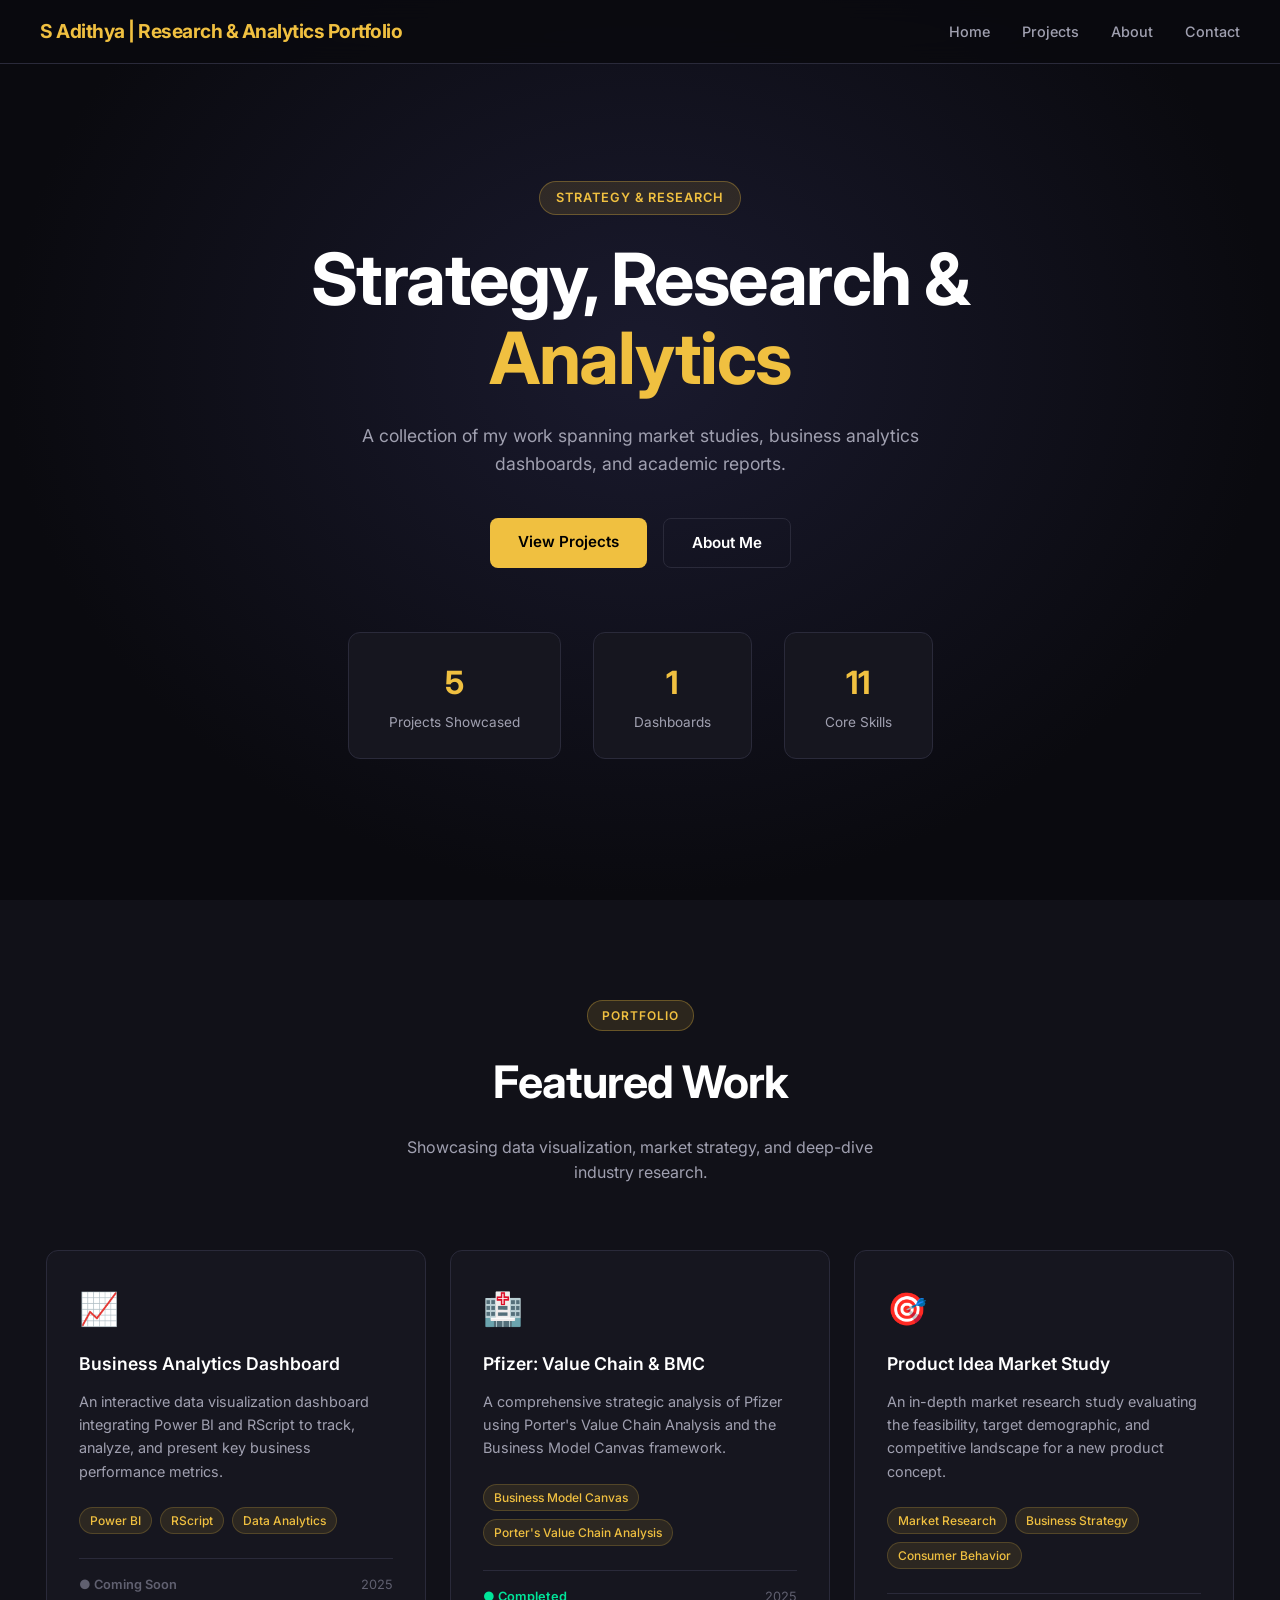
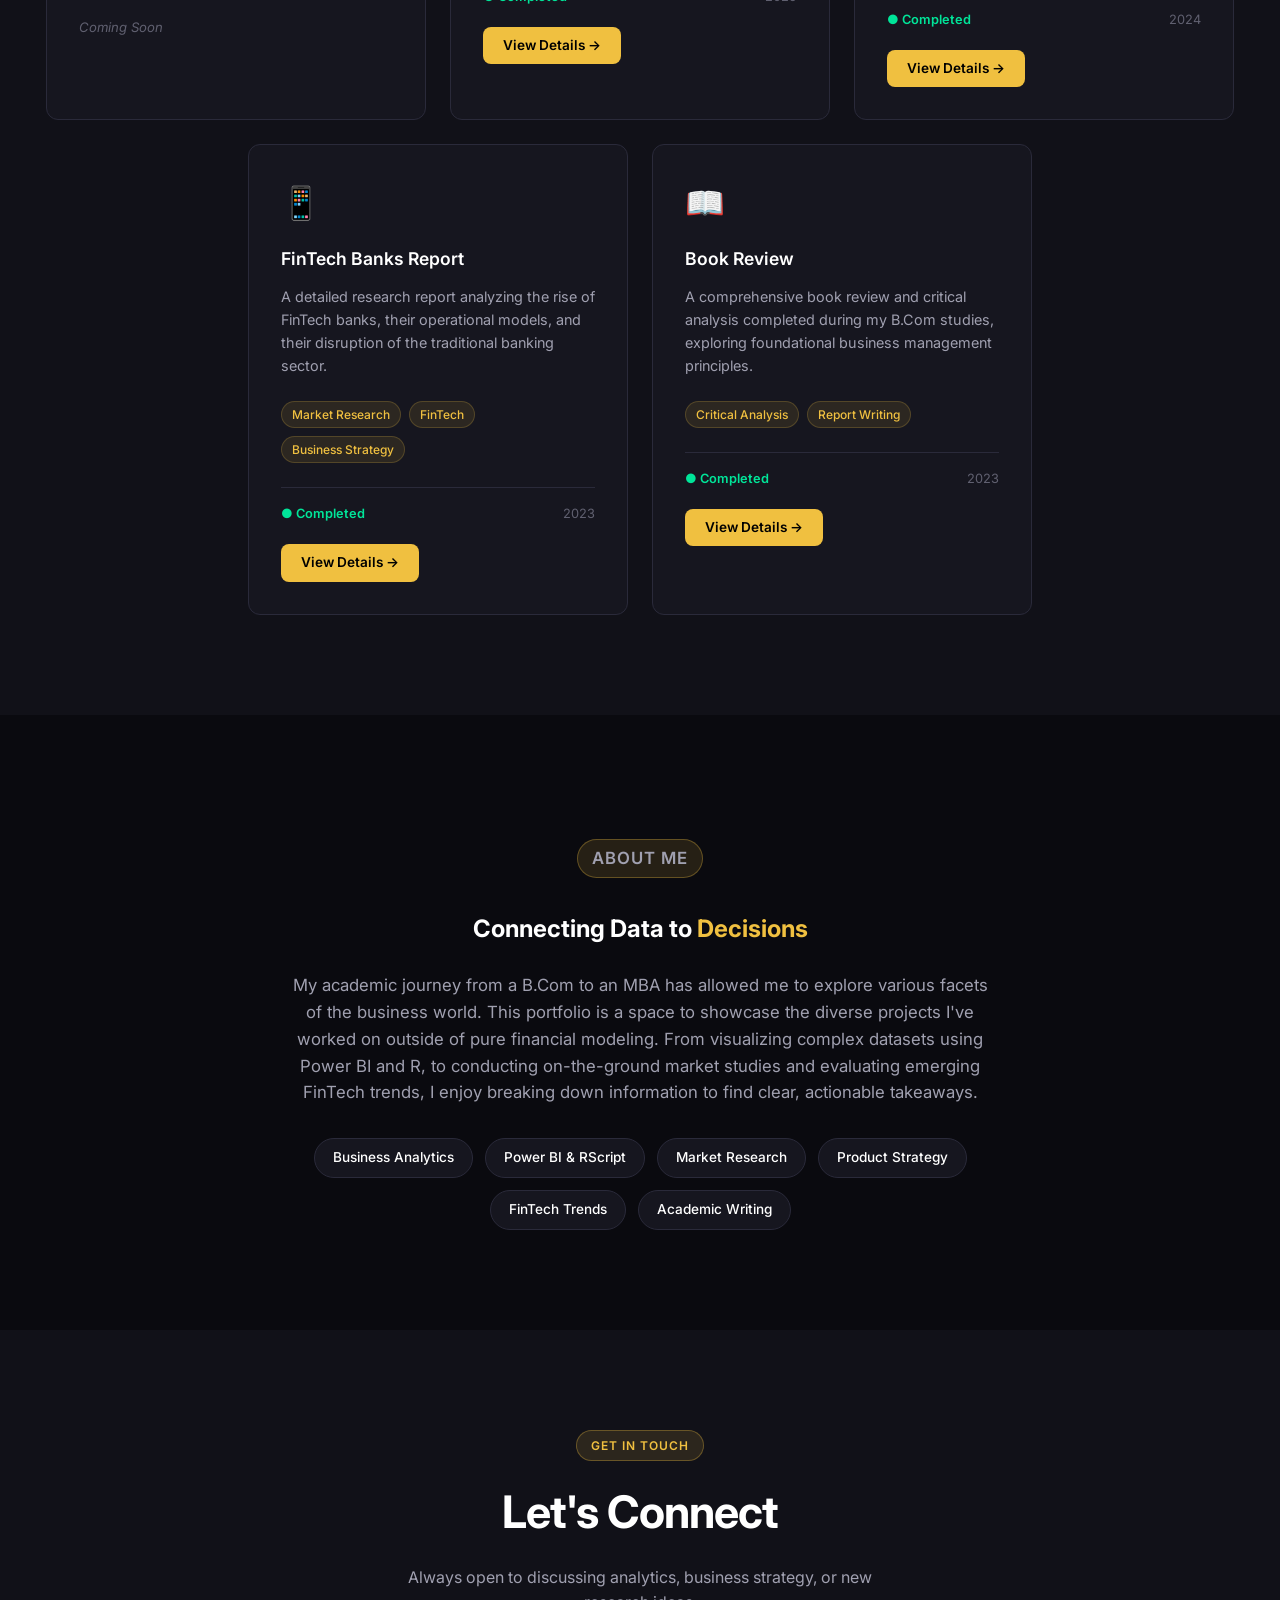
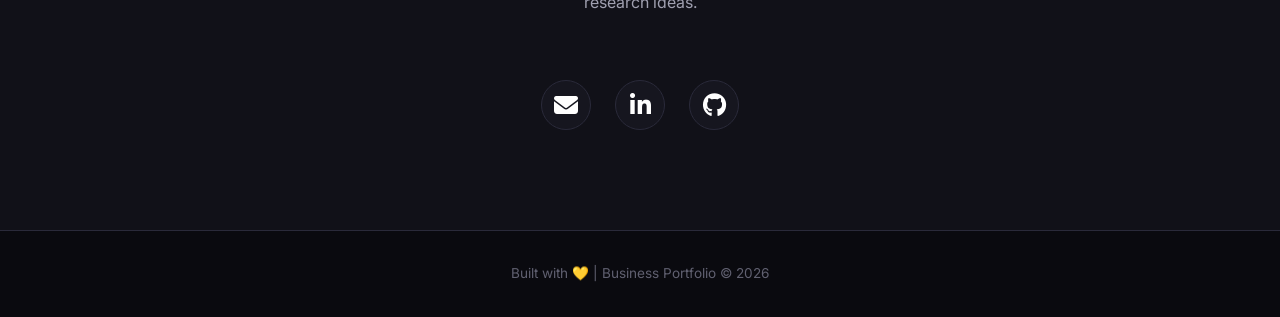
<file: index.html>
<!DOCTYPE html>
<html lang="en">
<head>
    <meta charset="UTF-8" />
    <meta name="viewport" content="width=device-width, initial-scale=1.0"/>
    <title>S Adithya | Research &amp; Analytics Portfolio</title>
    <meta name="description" content="Market research, business strategy reports, and analytics projects by S Adithya.">
    <meta name="robots" content="index, follow">
    <meta name="author" content="S Adithya">
    <meta name="google-site-verification" content="243Jxfwo9YlJnOdazw-0hytEyVnXx2_7Pl5U5anUTYk" />
    <link rel="canonical" href="https://sa05-projects.vercel.app/">

    <!-- Open Graph Tags -->
    <meta property="og:title" content="S Adithya | Research &amp; Analytics Portfolio">
    <meta property="og:description" content="Market research, business strategy reports, and analytics projects by S Adithya.">
    <meta property="og:url" content="https://sa05-projects.vercel.app/">
    <meta property="og:type" content="website">
    <meta property="og:image" content="https://sa05-projects.vercel.app/images/favicon.svg">
    <meta name="twitter:card" content="summary">
    <meta name="twitter:title" content="S Adithya | Research &amp; Analytics Portfolio">
    <meta name="twitter:description" content="Market research, business strategy reports, and analytics projects by S Adithya.">

    <link rel="icon" href="images/favicon.svg" type="image/svg+xml"/>
    <link href="https://fonts.googleapis.com/css2?family=Inter:wght@300;400;500;600;700&display=swap" rel="stylesheet"/>
    <link rel="stylesheet" href="css/style.css"/>
    <link rel="stylesheet" href="https://cdnjs.cloudflare.com/ajax/libs/font-awesome/6.4.0/css/all.min.css">

    <!-- Google tag (gtag.js) -->
    <script async src="https://www.googletagmanager.com/gtag/js?id=G-HNVCH9K0YQ"></script>
    <script>
      window.dataLayer = window.dataLayer || [];
      function gtag(){dataLayer.push(arguments);}
      gtag('js', new Date());
      gtag('config', 'G-HNVCH9K0YQ');
    </script>
</head>
<body>

    <!-- ── NAVIGATION ──────────────────────────────────────── -->
    <nav id="navbar">
        <div class="nav-container">
            <div class="nav-logo">S Adithya | Research & Analytics Portfolio</div>
            <ul class="nav-links">
                <li><a href="https://adithya05.vercel.app/index.html">Home</a></li>
                <li><a href="#projects">Projects</a></li>
                <li><a href="#about">About</a></li>
                <li><a href="#contact">Contact</a></li>
            </ul>
            <button class="hamburger" id="hamburger" aria-label="Open menu" type="button">
                <span></span><span></span><span></span>
            </button>
        </div>
    </nav>

    <!-- ── HERO ─────────────────────────────────────────────── -->
    <section id="home" class="hero">
        <div class="hero-content">
            <p class="hero-tag">Strategy &amp; Research</p>
            <h1>Strategy, Research &amp; <br/> <span class="highlight">Analytics</span></h1>
            <p class="hero-sub">A collection of my work spanning market studies, business analytics dashboards, and academic reports.</p>
            <div class="hero-buttons">
                <a href="#projects" class="btn-primary">View Projects</a>
                <a href="#about" class="btn-secondary">About Me</a>
            </div>
        </div>
        <div class="hero-stats">
            <div class="stat-card">
                <h3 id="stat-projects">0</h3>
                <p>Projects Showcased</p>
            </div>
            <div class="stat-card">
                <h3 id="stat-models">0</h3>
                <p>Dashboards</p>
            </div>
            <div class="stat-card">
                <h3 id="stat-tools">0</h3>
                <p>Core Skills</p>
            </div>
        </div>
    </section>

    <!-- ── PROJECTS ──────────────────────────────────────────── -->
    <section id="projects" class="projects">
        <div class="section-header">
            <p class="section-tag">Portfolio</p>
            <h2>Featured Work</h2>
            <p class="section-sub">Showcasing data visualization, market strategy, and deep-dive industry research.</p>
        </div>
        <div class="projects-grid" id="projects-grid"></div>
    </section>

    <!-- ── ABOUT ─────────────────────────────────────────────── -->
    <section id="about" class="about">
        <div class="about-content">
            <p class="section-tag">About Me</p>
            <h2>Connecting Data to <span class="highlight">Decisions</span></h2>
            <p>My academic journey from a B.Com to an MBA has allowed me to explore various facets of the business world. This portfolio is a space to showcase the diverse projects I've worked on outside of pure financial modeling. From visualizing complex datasets using Power BI and R, to conducting on-the-ground market studies and evaluating emerging FinTech trends, I enjoy breaking down information to find clear, actionable takeaways.</p>
            <div class="skills-grid">
                <div class="skill-tag">Business Analytics</div>
                <div class="skill-tag">Power BI &amp; RScript</div>
                <div class="skill-tag">Market Research</div>
                <div class="skill-tag">Product Strategy</div>
                <div class="skill-tag">FinTech Trends</div>
                <div class="skill-tag">Academic Writing</div>
            </div>
        </div>
    </section>

    <!-- ── CONTACT ───────────────────────────────────────────── -->
    <section id="contact" class="contact">
        <div class="section-header">
            <p class="section-tag">Get In Touch</p>
            <h2>Let's Connect</h2>
            <p class="section-sub">Always open to discussing analytics, business strategy, or new research ideas.</p>
        </div>
        <ul class="social-links">
            <li><a href="mailto:adithyas0503@gmail.com" class="social-icon" aria-label="Send email to S Adithya"><i class="fas fa-envelope"></i></a></li>
            <li><a href="https://www.linkedin.com/in/s-adithya-918009294/" target="_blank" rel="noopener noreferrer" class="social-icon" aria-label="LinkedIn profile"><i class="fab fa-linkedin-in"></i></a></li>
            <li><a href="https://github.com/AnbudanAdithya" target="_blank" rel="noopener noreferrer" class="social-icon" aria-label="GitHub profile"><i class="fab fa-github"></i></a></li>
        </ul>
    </section>

    <!-- ── FOOTER ────────────────────────────────────────────── -->
    <footer>
        <p>Built with 💛 | Business Portfolio © <span id="footer-year"></span></p>
    </footer>

    <button id="scroll-top" aria-label="Back to top" type="button">↑</button>
    <script src="js/main.js"></script>

</body>
</html>
</file>
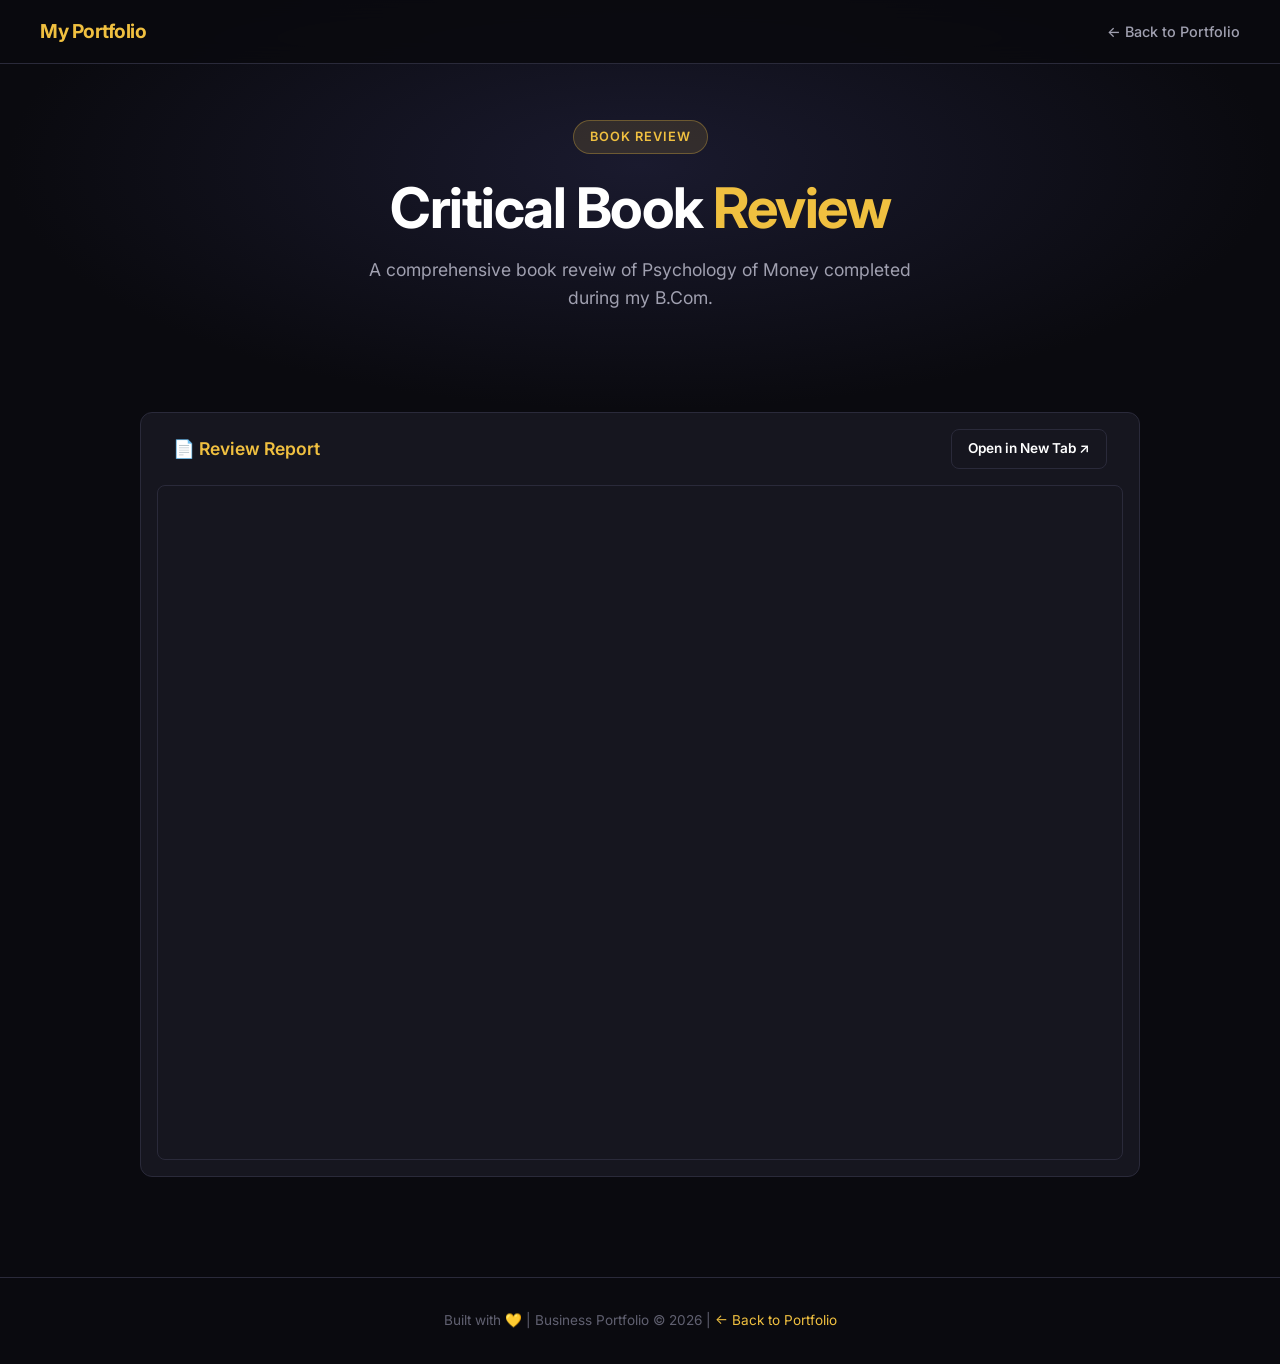
<file: book-review.html>
<!DOCTYPE html>
<html lang="en">
<head>
    <meta charset="UTF-8" />
    <meta name="viewport" content="width=device-width, initial-scale=1.0"/>
    <title>Academic Book Review</title>
    <link rel="icon" href="images/favicon.svg" type="image/svg+xml"/>
    <link href="https://fonts.googleapis.com/css2?family=Inter:wght@300;400;500;600;700&display=swap" rel="stylesheet"/>
    <link rel="stylesheet" href="css/style.css"/>
</head>
<body>

    <nav id="navbar">
        <div class="nav-container">
            <div class="nav-logo">My Portfolio</div>
            <ul class="nav-links">
                <li><a href="index.html">← Back to Portfolio</a></li>
            </ul>
        </div>
    </nav>

    <section class="model-hero">
        <div class="model-hero-content">
            <p class="hero-tag">Book Review</p>
            <h1>Critical Book <span class="highlight">Review</span></h1>
            <p class="hero-sub">A comprehensive book reveiw of Psychology of Money completed during my B.Com.</p>
        </div>
    </section>

    <section class="calculator-section" style="padding-top: 0;">
        <div class="calculator-vertical" style="max-width: 1000px; margin: 0 auto;">
            
            <div class="calc-inputs-top" style="padding: 1rem;">
                <div style="display: flex; justify-content: space-between; align-items: center; margin-bottom: 1rem; padding: 0 1rem;">
                    <h3 style="margin: 0;">📄 Review Report</h3>
                    <a href="assets\PDF\Book_Review.pdf" target="_blank" class="btn-secondary" style="padding: 8px 16px; font-size: 0.85rem;">
                        Open in New Tab ↗
                    </a>
                </div>

                <div style="width: 100%; height: 75vh; border-radius: 8px; overflow: hidden; border: 1px solid var(--border);">
                    <iframe 
                        src="assets\PDF\Book_Review.pdf" 
                        width="100%" 
                        height="100%" 
                        style="border: none;">
                        <p>Your browser does not support PDFs. 
                        <a href="assets\PDF\Book_Review.pdf" style="color: var(--accent);">Download the PDF</a>.</p>
                    </iframe>
                </div>
            </div>

        </div>
    </section>

    <footer>
        <p>Built with 💛 | Business Portfolio © 2026 | <a href="index.html" style="color:var(--accent); text-decoration:none;">← Back to Portfolio</a></p>
    </footer>

    <script>
        // Simple navbar shadow effect for the sub-page
        const navbar = document.getElementById('navbar');
        window.addEventListener('scroll', () => {
            if (window.scrollY > 50) {
                navbar.style.boxShadow = '0 4px 30px rgba(0,0,0,0.4)';
            } else {
                navbar.style.boxShadow = 'none';
            }
        });
    </script>
</body>
</html>
</file>
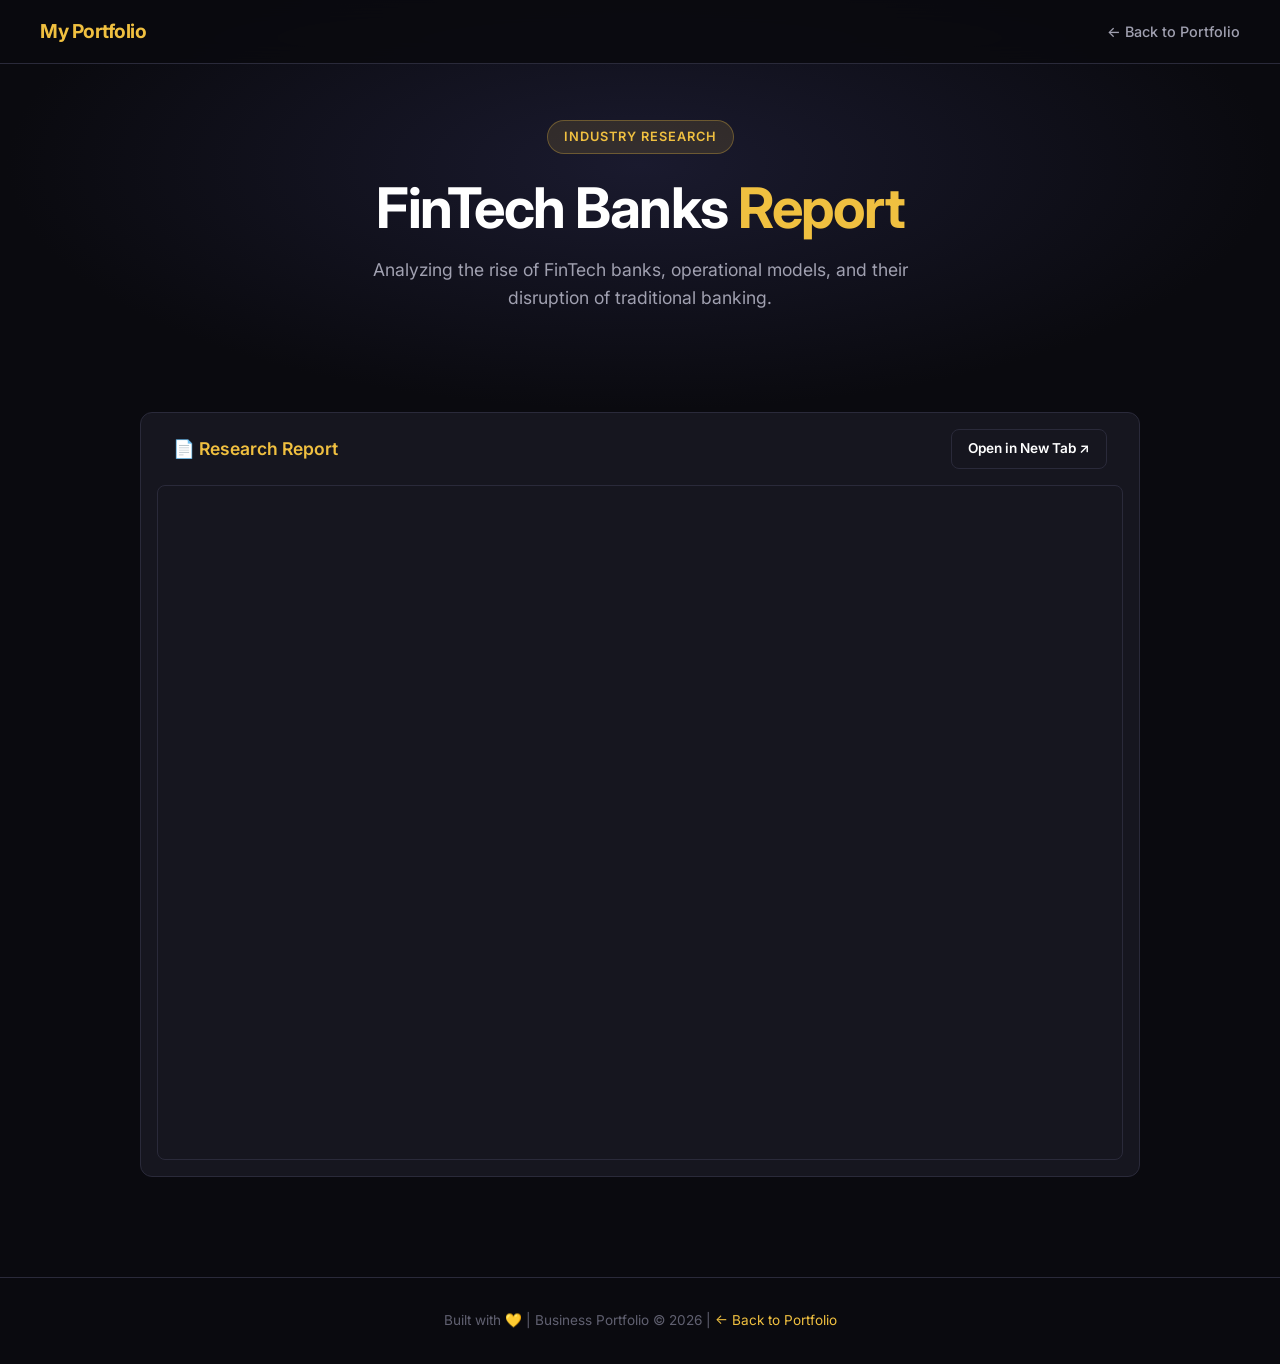
<file: fintech-report.html>
<!DOCTYPE html>
<html lang="en">
<head>
    <meta charset="UTF-8" />
    <meta name="viewport" content="width=device-width, initial-scale=1.0"/>
    <title>FinTech Banks Report</title>
    <link rel="icon" href="images/favicon.svg" type="image/svg+xml"/>
    <link href="https://fonts.googleapis.com/css2?family=Inter:wght@300;400;500;600;700&display=swap" rel="stylesheet"/>
    <link rel="stylesheet" href="css/style.css"/>
</head>
<body>

    <nav id="navbar">
        <div class="nav-container">
            <div class="nav-logo">My Portfolio</div>
            <ul class="nav-links">
                <li><a href="index.html">← Back to Portfolio</a></li>
            </ul>
        </div>
    </nav>

    <section class="model-hero">
        <div class="model-hero-content">
            <p class="hero-tag">Industry Research</p>
            <h1>FinTech Banks <span class="highlight">Report</span></h1>
            <p class="hero-sub">Analyzing the rise of FinTech banks, operational models, and their disruption of traditional banking.</p>
        </div>
    </section>

    <section class="calculator-section" style="padding-top: 0;">
        <div class="calculator-vertical" style="max-width: 1000px; margin: 0 auto;">
            
            <div class="calc-inputs-top" style="padding: 1rem;">
                <div style="display: flex; justify-content: space-between; align-items: center; margin-bottom: 1rem; padding: 0 1rem;">
                    <h3 style="margin: 0;">📄 Research Report</h3>
                    <a href="assets\PDF\FinTech_Banks.pdf" target="_blank" class="btn-secondary" style="padding: 8px 16px; font-size: 0.85rem;">
                        Open in New Tab ↗
                    </a>
                </div>

                <div style="width: 100%; height: 75vh; border-radius: 8px; overflow: hidden; border: 1px solid var(--border);">
                    <iframe 
                        src="assets\PDF\FinTech_Banks.pdf" 
                        width="100%" 
                        height="100%" 
                        style="border: none;">
                        <p>Your browser does not support PDFs. 
                        <a href="assets\PDF\FinTech_Banks.pdf" style="color: var(--accent);">Download the PDF</a>.</p>
                    </iframe>
                </div>
            </div>

        </div>
    </section>

    <footer>
        <p>Built with 💛 | Business Portfolio © 2026 | <a href="index.html" style="color:var(--accent); text-decoration:none;">← Back to Portfolio</a></p>
    </footer>

    <script>
        // Simple navbar shadow effect for the sub-page
        const navbar = document.getElementById('navbar');
        window.addEventListener('scroll', () => {
            if (window.scrollY > 50) {
                navbar.style.boxShadow = '0 4px 30px rgba(0,0,0,0.4)';
            } else {
                navbar.style.boxShadow = 'none';
            }
        });
    </script>
</body>
</html>
</file>
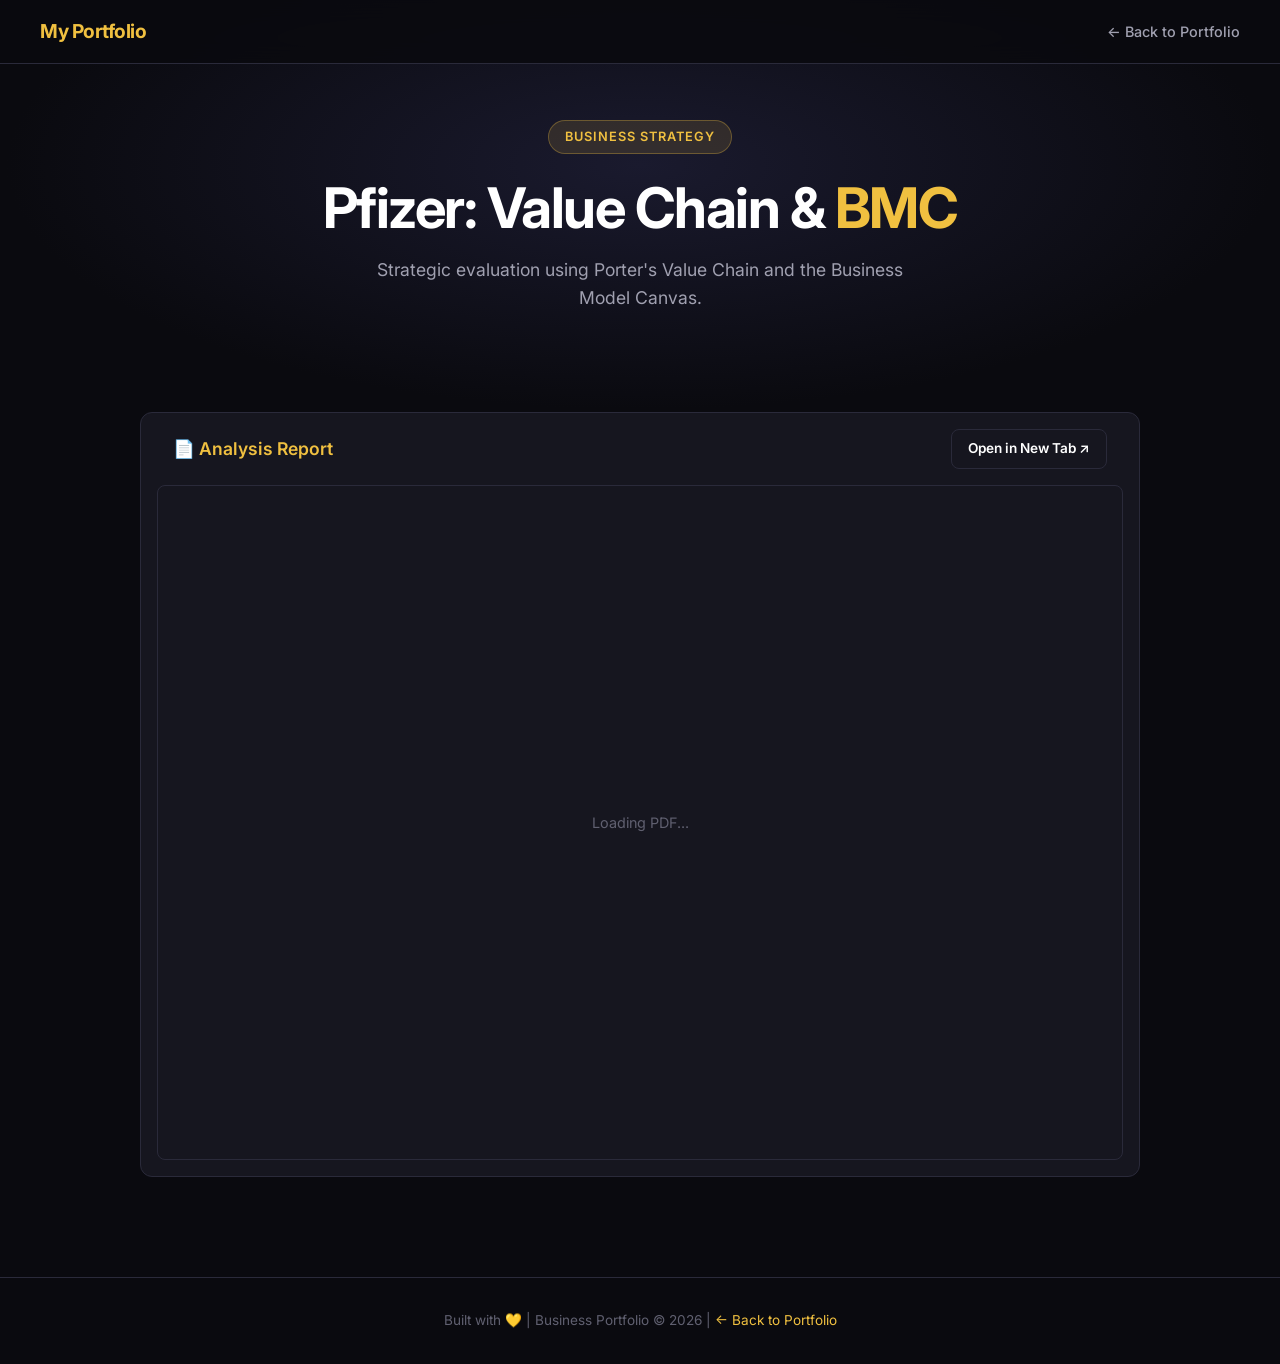
<file: HTML/BMC.html>
<!DOCTYPE html>
<html lang="en">
<head>
    <meta charset="UTF-8" />
    <meta name="viewport" content="width=device-width, initial-scale=1.0"/>
    <title>Pfizer Strategic Analysis | S Adithya</title>
    <meta name="description" content="Strategic evaluation of Pfizer using Porter's Value Chain Analysis and the Business Model Canvas, by S Adithya.">
    <meta name="robots" content="index, follow">
    <meta name="author" content="S Adithya">
    <meta name="google-site-verification" content="243Jxfwo9YlJnOdazw-0hytEyVnXx2_7Pl5U5anUTYk" />
    <link rel="canonical" href="https://sa05-projects.vercel.app/HTML/BMC.html">

    <!-- Open Graph Tags -->
    <meta property="og:title" content="Pfizer Strategic Analysis | S Adithya">
    <meta property="og:description" content="Strategic evaluation of Pfizer using Porter's Value Chain Analysis and the Business Model Canvas.">
    <meta property="og:url" content="https://sa05-projects.vercel.app/HTML/BMC.html">
    <meta property="og:type" content="website">
    <meta property="og:image" content="https://sa05-projects.vercel.app/images/favicon.svg">
    <meta name="twitter:card" content="summary">
    <meta name="twitter:title" content="Pfizer Strategic Analysis | S Adithya">
    <meta name="twitter:description" content="Strategic evaluation of Pfizer using Porter's Value Chain and Business Model Canvas.">

    <link rel="icon" href="../images/favicon.svg" type="image/svg+xml"/>
    <link href="https://fonts.googleapis.com/css2?family=Inter:wght@300;400;500;600;700&display=swap" rel="stylesheet"/>
    <link rel="stylesheet" href="../css/style.css"/>

    <!-- Google tag (gtag.js) -->
    <script async src="https://www.googletagmanager.com/gtag/js?id=G-HNVCH9K0YQ"></script>
    <script>
      window.dataLayer = window.dataLayer || [];
      function gtag(){dataLayer.push(arguments);}
      gtag('js', new Date());
      gtag('config', 'G-HNVCH9K0YQ');
    </script>
</head>
<body>

    <nav id="navbar">
        <div class="nav-container">
            <div class="nav-logo">My Portfolio</div>
            <ul class="nav-links">
                <li><a href="../index.html">← Back to Portfolio</a></li>
            </ul>
        </div>
    </nav>

    <section class="model-hero">
        <div class="model-hero-content">
            <p class="hero-tag">Business Strategy</p>
            <h1>Pfizer: Value Chain &amp; <span class="highlight">BMC</span></h1>
            <p class="hero-sub">Strategic evaluation using Porter's Value Chain and the Business Model Canvas.</p>
        </div>
    </section>

    <section class="calculator-section report-section">
        <div class="calculator-vertical report-container">

            <div class="calc-inputs-top report-card">
                <div class="report-card-header">
                    <h3>📄 Analysis Report</h3>
                    <a href="../assets/PDF/BMC.pdf" target="_blank" rel="noopener noreferrer" class="btn-secondary btn-sm">
                        Open in New Tab ↗
                    </a>
                </div>

                <div class="pdf-viewer">
                    <p class="pdf-loading">Loading PDF...</p>
                    <iframe
                        src="../assets/PDF/BMC.pdf"
                        class="pdf-iframe"
                        title="Pfizer Value Chain and BMC Analysis Report">
                        <p>Your browser does not support PDFs.
                        <a href="../assets/PDF/BMC.pdf">Download the PDF</a>.</p>
                    </iframe>
                </div>
            </div>

        </div>
    </section>

    <footer>
        <p>Built with 💛 | Business Portfolio © <span id="footer-year"></span> | <a href="../index.html">← Back to Portfolio</a></p>
    </footer>

    <button id="scroll-top" aria-label="Back to top" type="button">↑</button>
    <script src="../js/main.js"></script>
</body>
</html>
</file>
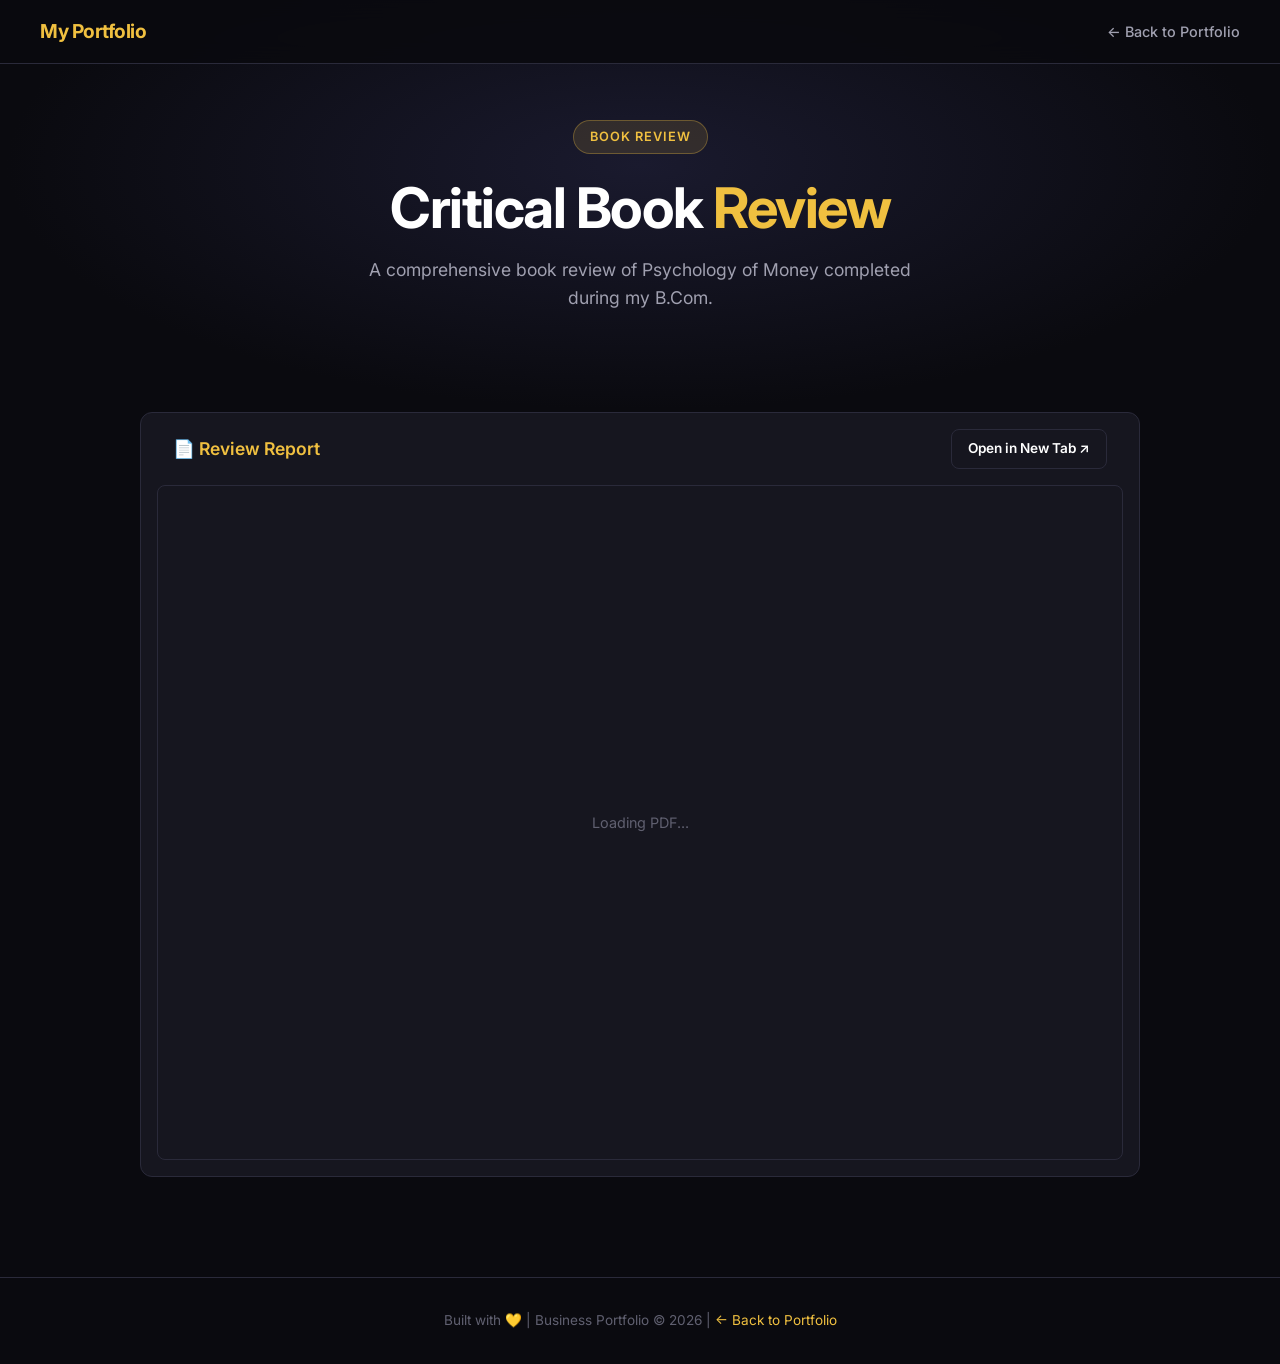
<file: HTML/book-review.html>
<!DOCTYPE html>
<html lang="en">
<head>
    <meta charset="UTF-8" />
    <meta name="viewport" content="width=device-width, initial-scale=1.0"/>
    <title>Academic Book Review | S Adithya</title>
    <meta name="description" content="A critical book review of The Psychology of Money completed during B.Com studies, by S Adithya.">
    <meta name="robots" content="index, follow">
    <meta name="author" content="S Adithya">
    <meta name="google-site-verification" content="243Jxfwo9YlJnOdazw-0hytEyVnXx2_7Pl5U5anUTYk" />
    <link rel="canonical" href="https://sa05-projects.vercel.app/HTML/book-review.html">

    <!-- Open Graph Tags -->
    <meta property="og:title" content="Academic Book Review | S Adithya">
    <meta property="og:description" content="A critical book review of The Psychology of Money completed during B.Com studies.">
    <meta property="og:url" content="https://sa05-projects.vercel.app/HTML/book-review.html">
    <meta property="og:type" content="website">
    <meta property="og:image" content="https://sa05-projects.vercel.app/images/favicon.svg">
    <meta name="twitter:card" content="summary">
    <meta name="twitter:title" content="Academic Book Review | S Adithya">
    <meta name="twitter:description" content="A critical book review of The Psychology of Money by S Adithya.">

    <link rel="icon" href="../images/favicon.svg" type="image/svg+xml"/>
    <link href="https://fonts.googleapis.com/css2?family=Inter:wght@300;400;500;600;700&display=swap" rel="stylesheet"/>
    <link rel="stylesheet" href="../css/style.css"/>

    <!-- Google tag (gtag.js) -->
    <script async src="https://www.googletagmanager.com/gtag/js?id=G-HNVCH9K0YQ"></script>
    <script>
      window.dataLayer = window.dataLayer || [];
      function gtag(){dataLayer.push(arguments);}
      gtag('js', new Date());
      gtag('config', 'G-HNVCH9K0YQ');
    </script>
</head>
<body>

    <nav id="navbar">
        <div class="nav-container">
            <div class="nav-logo">My Portfolio</div>
            <ul class="nav-links">
                <li><a href="../index.html">← Back to Portfolio</a></li>
            </ul>
        </div>
    </nav>

    <section class="model-hero">
        <div class="model-hero-content">
            <p class="hero-tag">Book Review</p>
            <h1>Critical Book <span class="highlight">Review</span></h1>
            <p class="hero-sub">A comprehensive book review of Psychology of Money completed during my B.Com.</p>
        </div>
    </section>

    <section class="calculator-section report-section">
        <div class="calculator-vertical report-container">

            <div class="calc-inputs-top report-card">
                <div class="report-card-header">
                    <h3>📄 Review Report</h3>
                    <a href="../assets/PDF/Book_Review.pdf" target="_blank" rel="noopener noreferrer" class="btn-secondary btn-sm">
                        Open in New Tab ↗
                    </a>
                </div>

                <div class="pdf-viewer">
                    <p class="pdf-loading">Loading PDF...</p>
                    <iframe
                        src="../assets/PDF/Book_Review.pdf"
                        class="pdf-iframe"
                        title="Psychology of Money Book Review Report">
                        <p>Your browser does not support PDFs.
                        <a href="../assets/PDF/Book_Review.pdf">Download the PDF</a>.</p>
                    </iframe>
                </div>
            </div>

        </div>
    </section>

    <footer>
        <p>Built with 💛 | Business Portfolio © <span id="footer-year"></span> | <a href="../index.html">← Back to Portfolio</a></p>
    </footer>

    <button id="scroll-top" aria-label="Back to top" type="button">↑</button>
    <script src="../js/main.js"></script>
</body>
</html>
</file>
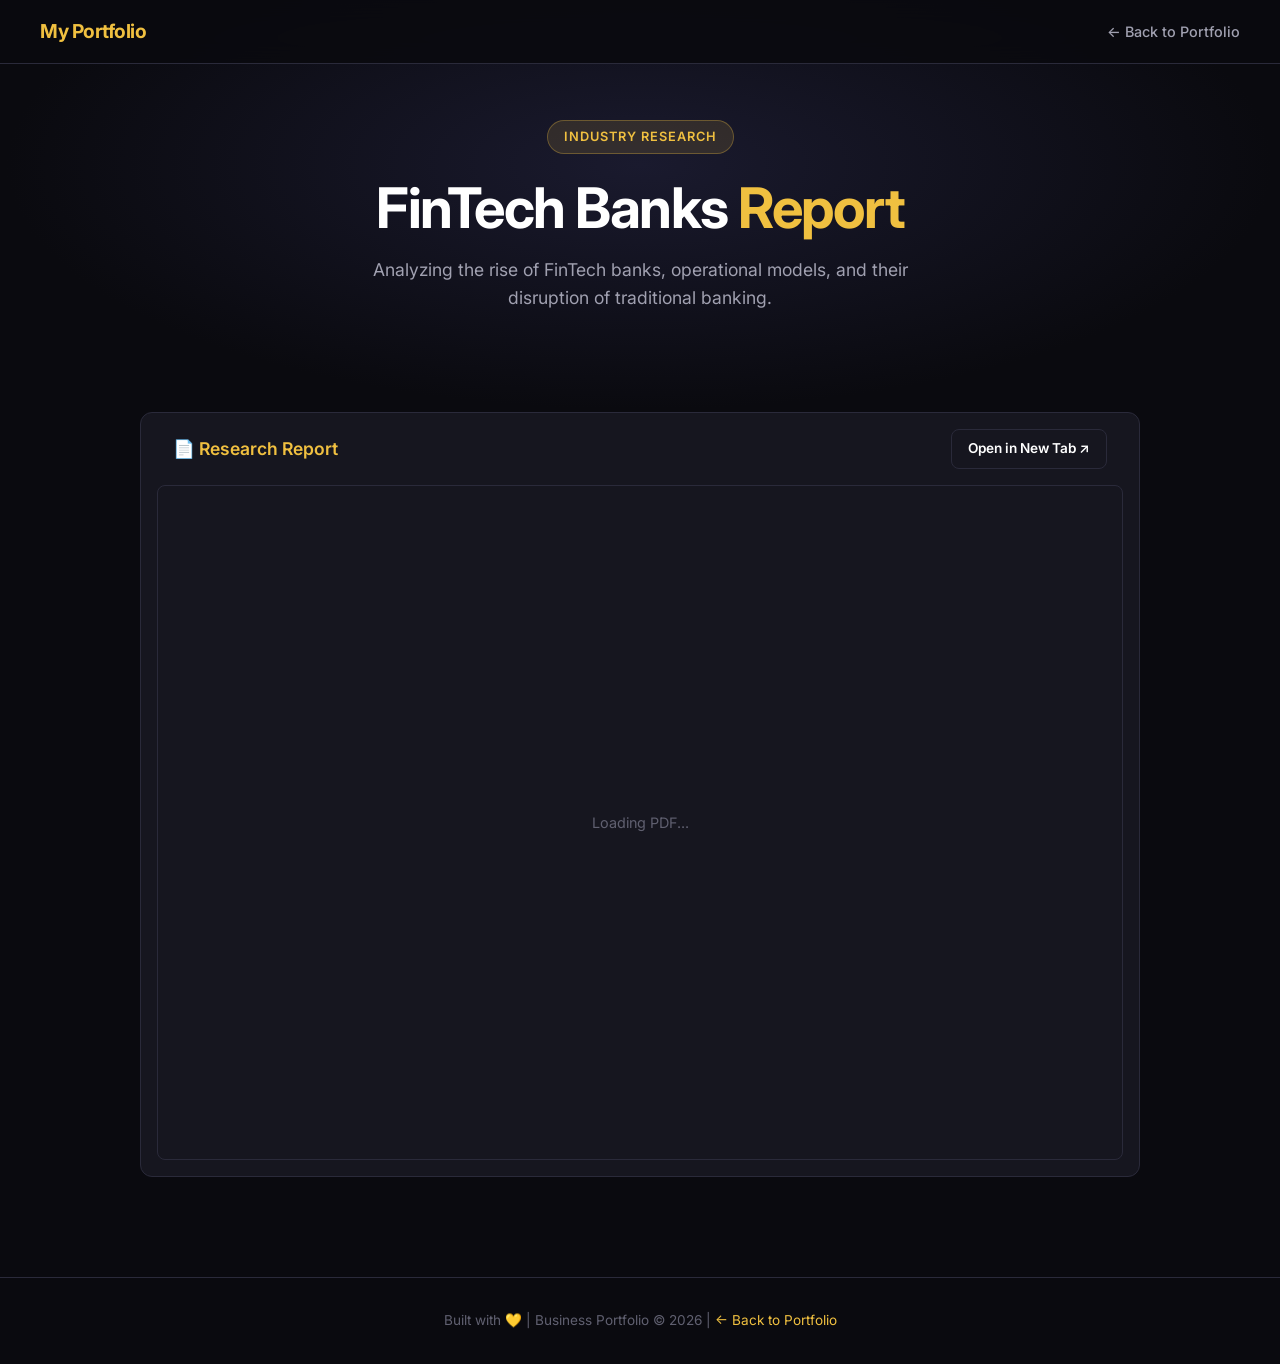
<file: HTML/fintech-report.html>
<!DOCTYPE html>
<html lang="en">
<head>
    <meta charset="UTF-8" />
    <meta name="viewport" content="width=device-width, initial-scale=1.0"/>
    <title>FinTech Banks Report | S Adithya</title>
    <meta name="description" content="Research report analysing the rise of FinTech banks, their operational models, and disruption of traditional banking, by S Adithya.">
    <meta name="robots" content="index, follow">
    <meta name="author" content="S Adithya">
    <meta name="google-site-verification" content="243Jxfwo9YlJnOdazw-0hytEyVnXx2_7Pl5U5anUTYk" />
    <link rel="canonical" href="https://sa05-projects.vercel.app/HTML/fintech-report.html">

    <!-- Open Graph Tags -->
    <meta property="og:title" content="FinTech Banks Report | S Adithya">
    <meta property="og:description" content="Research report analysing FinTech banks and their disruption of traditional banking.">
    <meta property="og:url" content="https://sa05-projects.vercel.app/HTML/fintech-report.html">
    <meta property="og:type" content="website">
    <meta property="og:image" content="https://sa05-projects.vercel.app/images/favicon.svg">
    <meta name="twitter:card" content="summary">
    <meta name="twitter:title" content="FinTech Banks Report | S Adithya">
    <meta name="twitter:description" content="Research report on FinTech banks and the disruption of traditional banking by S Adithya.">

    <link rel="icon" href="../images/favicon.svg" type="image/svg+xml"/>
    <link href="https://fonts.googleapis.com/css2?family=Inter:wght@300;400;500;600;700&display=swap" rel="stylesheet"/>
    <link rel="stylesheet" href="../css/style.css"/>

    <!-- Google tag (gtag.js) -->
    <script async src="https://www.googletagmanager.com/gtag/js?id=G-HNVCH9K0YQ"></script>
    <script>
      window.dataLayer = window.dataLayer || [];
      function gtag(){dataLayer.push(arguments);}
      gtag('js', new Date());
      gtag('config', 'G-HNVCH9K0YQ');
    </script>
</head>
<body>

    <nav id="navbar">
        <div class="nav-container">
            <div class="nav-logo">My Portfolio</div>
            <ul class="nav-links">
                <li><a href="../index.html">← Back to Portfolio</a></li>
            </ul>
        </div>
    </nav>

    <section class="model-hero">
        <div class="model-hero-content">
            <p class="hero-tag">Industry Research</p>
            <h1>FinTech Banks <span class="highlight">Report</span></h1>
            <p class="hero-sub">Analyzing the rise of FinTech banks, operational models, and their disruption of traditional banking.</p>
        </div>
    </section>

    <section class="calculator-section report-section">
        <div class="calculator-vertical report-container">

            <div class="calc-inputs-top report-card">
                <div class="report-card-header">
                    <h3>📄 Research Report</h3>
                    <a href="../assets/PDF/FinTech_Banks.pdf" target="_blank" rel="noopener noreferrer" class="btn-secondary btn-sm">
                        Open in New Tab ↗
                    </a>
                </div>

                <div class="pdf-viewer">
                    <p class="pdf-loading">Loading PDF...</p>
                    <iframe
                        src="../assets/PDF/FinTech_Banks.pdf"
                        class="pdf-iframe"
                        title="FinTech Banks Industry Research Report">
                        <p>Your browser does not support PDFs.
                        <a href="../assets/PDF/FinTech_Banks.pdf">Download the PDF</a>.</p>
                    </iframe>
                </div>
            </div>

        </div>
    </section>

    <footer>
        <p>Built with 💛 | Business Portfolio © <span id="footer-year"></span> | <a href="../index.html">← Back to Portfolio</a></p>
    </footer>

    <button id="scroll-top" aria-label="Back to top" type="button">↑</button>
    <script src="../js/main.js"></script>
</body>
</html>
</file>
<file: css/style.css>
/* ── RESET & BASE ────────────────────────────────────────── */
*, *::before, *::after {
    margin: 0;
    padding: 0;
    box-sizing: border-box;
}

:root {
    --bg-primary:    #0a0a0f;
    --bg-secondary:  #111118;
    --bg-card:       #16161f;
    --accent:        #f0c040;
    --accent-hover:  #e0b030;
    --text-primary:  #ffffff;
    --text-secondary:#a0a0b0;
    --text-muted:    #606070;
    --border:        #2a2a3a;
    --success:       #00e599;
    --danger:        #ff4d6d;
    --font:          'Inter', sans-serif;
    --radius:        12px;
    --transition:    0.3s ease;
}

html { scroll-behavior: smooth; }

body {
    font-family: var(--font);
    background: var(--bg-primary);
    color: var(--text-primary);
    line-height: 1.6;
    overflow-x: hidden;
}

/* ── SCROLLBAR ───────────────────────────────────────────── */
::-webkit-scrollbar { width: 6px; }
::-webkit-scrollbar-track { background: var(--bg-primary); }
::-webkit-scrollbar-thumb { background: var(--accent); border-radius: 3px; }

/* ── NAVIGATION ──────────────────────────────────────────── */
#navbar {
    position: fixed;
    top: 0; left: 0; right: 0;
    z-index: 1000;
    background: rgba(10, 10, 15, 0.85);
    backdrop-filter: blur(12px);
    border-bottom: 1px solid var(--border);
    padding: 0 2rem;
    height: 64px;
    display: flex;
    align-items: center;
    transition: var(--transition);
}

.nav-container {
    max-width: 1200px;
    margin: 0 auto;
    width: 100%;
    display: flex;
    justify-content: space-between;
    align-items: center;
}

.nav-logo {
    font-size: 1.2rem;
    font-weight: 700;
    color: var(--accent);
    letter-spacing: -0.5px;
}

.nav-links {
    list-style: none;
    display: flex;
    gap: 2rem;
}

.nav-links a {
    text-decoration: none;
    color: var(--text-secondary);
    font-size: 0.9rem;
    font-weight: 500;
    transition: var(--transition);
}

.nav-links a:hover { color: var(--accent); }

.hamburger { display: none; }

/* ── HERO ─────────────────────────────────────────────────── */
.hero {
    min-height: 100vh;
    display: flex;
    flex-direction: column;
    justify-content: center;
    align-items: center;
    text-align: center;
    padding: 100px 2rem 60px;
    background: radial-gradient(ellipse at 50% 40%, #1a1a2e 0%, var(--bg-primary) 70%);
}

.hero-tag {
    display: inline-block;
    background: rgba(240, 192, 64, 0.12);
    color: var(--accent);
    border: 1px solid rgba(240, 192, 64, 0.3);
    padding: 6px 16px;
    border-radius: 100px;
    font-size: 0.8rem;
    font-weight: 600;
    letter-spacing: 1px;
    text-transform: uppercase;
    margin-bottom: 1.5rem;
}

.hero h1 {
    font-size: clamp(2.5rem, 6vw, 4.5rem);
    font-weight: 700;
    line-height: 1.1;
    letter-spacing: -1.5px;
    margin-bottom: 1.5rem;
}

.highlight { color: var(--accent); }

.hero-sub {
    font-size: 1.1rem;
    color: var(--text-secondary);
    max-width: 560px;
    margin: 0 auto 2.5rem;
}

.hero-buttons {
    display: flex;
    gap: 1rem;
    justify-content: center;
    flex-wrap: wrap;
    margin-bottom: 4rem;
}

.hero-stats {
    display: flex;
    gap: 2rem;
    flex-wrap: wrap;
    justify-content: center;
}

.stat-card {
    background: var(--bg-card);
    border: 1px solid var(--border);
    border-radius: var(--radius);
    padding: 1.5rem 2.5rem;
    text-align: center;
    transition: var(--transition);
}

.stat-card:hover {
    border-color: var(--accent);
    transform: translateY(-4px);
}

.stat-card h3 {
    font-size: 2rem;
    font-weight: 700;
    color: var(--accent);
}

.stat-card p {
    font-size: 0.85rem;
    color: var(--text-secondary);
    margin-top: 4px;
}

/* ── BUTTONS ─────────────────────────────────────────────── */
.btn-primary {
    background: var(--accent);
    color: #000;
    padding: 12px 28px;
    border-radius: 8px;
    font-weight: 600;
    font-size: 0.95rem;
    text-decoration: none;
    border: none;
    cursor: pointer;
    transition: var(--transition);
    display: inline-block;
}

.btn-primary:hover {
    background: var(--accent-hover);
    transform: translateY(-2px);
}

.btn-secondary {
    background: transparent;
    color: var(--text-primary);
    padding: 12px 28px;
    border-radius: 8px;
    font-weight: 600;
    font-size: 0.95rem;
    text-decoration: none;
    border: 1px solid var(--border);
    cursor: pointer;
    transition: var(--transition);
    display: inline-block;
}

.btn-secondary:hover {
    border-color: var(--accent);
    color: var(--accent);
    transform: translateY(-2px);
}

.btn-sm {
    padding: 8px 16px;
    font-size: 0.85rem;
}

/* ── SECTIONS ────────────────────────────────────────────── */
section { padding: 100px 2rem; }

.section-header {
    text-align: center;
    margin-bottom: 4rem;
}

.section-tag {
    display: inline-block;
    background: rgba(240, 192, 64, 0.12);
    color: var(--accent);
    border: 1px solid rgba(240, 192, 64, 0.3);
    padding: 5px 14px;
    border-radius: 100px;
    font-size: 0.75rem;
    font-weight: 600;
    letter-spacing: 1px;
    text-transform: uppercase;
    margin-bottom: 1rem;
}

.section-header h2 {
    font-size: clamp(1.8rem, 4vw, 2.8rem);
    font-weight: 700;
    letter-spacing: -1px;
    margin-bottom: 1rem;
}

.section-sub {
    color: var(--text-secondary);
    font-size: 1rem;
    max-width: 520px;
    margin: 0 auto;
}

/* ── PROJECTS GRID ───────────────────────────────────────── */
.projects { background: var(--bg-secondary); }

.projects-grid {
    display: flex;
    flex-wrap: wrap;
    justify-content: center;
    gap: 1.5rem;
    max-width: 1200px;
    margin: 0 auto;
}

.project-card {
    flex: 1 1 320px;
    max-width: 380px;
    background: var(--bg-card);
    border: 1px solid var(--border);
    border-radius: var(--radius);
    padding: 2rem;
    transition: var(--transition);
    cursor: pointer;
    position: relative;
    overflow: hidden;
}

.project-card::before {
    content: '';
    position: absolute;
    top: 0; left: 0; right: 0;
    height: 3px;
    background: var(--accent);
    transform: scaleX(0);
    transition: var(--transition);
}

.project-card:hover {
    border-color: var(--accent);
    transform: translateY(-6px);
}

.project-card:hover::before { transform: scaleX(1); }

.project-icon {
    font-size: 2rem;
    margin-bottom: 1rem;
}

.project-card h3 {
    font-size: 1.1rem;
    font-weight: 600;
    margin-bottom: 0.75rem;
}

.project-card p {
    color: var(--text-secondary);
    font-size: 0.9rem;
    margin-bottom: 1.5rem;
    line-height: 1.6;
}

.project-tags {
    display: flex;
    flex-wrap: wrap;
    gap: 0.5rem;
    margin-bottom: 1.5rem;
}

.tag {
    background: rgba(240, 192, 64, 0.1);
    color: var(--accent);
    border: 1px solid rgba(240, 192, 64, 0.2);
    padding: 3px 10px;
    border-radius: 100px;
    font-size: 0.75rem;
    font-weight: 500;
}

.project-footer {
    display: flex;
    justify-content: space-between;
    align-items: center;
    font-size: 0.8rem;
    color: var(--text-muted);
    border-top: 1px solid var(--border);
    padding-top: 1rem;
}

/* ── CALCULATOR / REPORT SECTION ─────────────────────────── */
.calculator-section { background: var(--bg-primary); }

.calculator-vertical {
    max-width: 1100px;
    margin: 0 auto;
    display: flex;
    flex-direction: column;
    gap: 2rem;
}

.calc-inputs-top {
    background: var(--bg-card);
    border: 1px solid var(--border);
    border-radius: var(--radius);
    padding: 2rem;
}

.calc-inputs-top h3 {
    font-size: 1.1rem;
    font-weight: 600;
    color: var(--accent);
    margin-bottom: 1.5rem;
}

/* ── PDF REPORT PAGES ────────────────────────────────────── */
.report-section { padding-top: 0; }

.report-container { max-width: 1000px; margin: 0 auto; }

.report-card { padding: 1rem; }

.report-card-header {
    display: flex;
    justify-content: space-between;
    align-items: center;
    margin-bottom: 1rem;
    padding: 0 1rem;
}

.report-card-header h3 { margin: 0; }

.pdf-viewer {
    width: 100%;
    height: 75vh;
    border-radius: 8px;
    overflow: hidden;
    border: 1px solid var(--border);
    position: relative;
}

.pdf-loading {
    position: absolute;
    top: 50%;
    left: 50%;
    transform: translate(-50%, -50%);
    color: var(--text-muted);
    font-size: 0.9rem;
    pointer-events: none;
}

.pdf-iframe {
    width: 100%;
    height: 100%;
    border: none;
    position: relative;
    z-index: 1;
}

/* ── MODEL PAGE HERO ─────────────────────────────────────── */
.model-hero {
    padding: 120px 2rem 60px;
    text-align: center;
    background: radial-gradient(ellipse at 50% 40%, #1a1a2e 0%, var(--bg-primary) 70%);
}

.model-hero-content {
    max-width: 700px;
    margin: 0 auto;
}

.model-hero h1 {
    font-size: clamp(2rem, 5vw, 3.5rem);
    font-weight: 700;
    letter-spacing: -1.5px;
    margin-bottom: 1rem;
    line-height: 1.1;
}

/* ── ABOUT ───────────────────────────────────────────────── */
.about {
    background: var(--bg-primary);
    display: flex;
    justify-content: center;
}

.about-content {
    max-width: 700px;
    text-align: center;
}

.about-content p {
    color: var(--text-secondary);
    font-size: 1.05rem;
    margin: 1.5rem 0 2rem;
}

.skills-grid {
    display: flex;
    flex-wrap: wrap;
    gap: 0.75rem;
    justify-content: center;
}

.skill-tag {
    background: var(--bg-card);
    border: 1px solid var(--border);
    color: var(--text-primary);
    padding: 8px 18px;
    border-radius: 100px;
    font-size: 0.85rem;
    font-weight: 500;
    transition: var(--transition);
}

.skill-tag:hover {
    border-color: var(--accent);
    color: var(--accent);
}

/* ── CONTACT ─────────────────────────────────────────────── */
.contact { background: var(--bg-secondary); }

.social-links {
    display: flex;
    justify-content: center;
    gap: 1.5rem;
    list-style: none;
}

.social-icon {
    display: inline-flex;
    justify-content: center;
    align-items: center;
    width: 50px;
    height: 50px;
    background: var(--bg-card);
    border: 1px solid var(--border);
    color: var(--text-primary);
    border-radius: 50%;
    font-size: 1.5rem;
    text-decoration: none;
    transition: var(--transition);
}

.social-icon:hover {
    background: var(--accent);
    color: var(--bg-primary);
    border-color: var(--accent);
    transform: translateY(-5px);
    box-shadow: 0 5px 15px rgba(240, 192, 64, 0.3);
}

/* ── FOOTER ──────────────────────────────────────────────── */
footer {
    text-align: center;
    padding: 2rem;
    color: var(--text-muted);
    font-size: 0.85rem;
    border-top: 1px solid var(--border);
}

footer a {
    color: var(--accent);
    text-decoration: none;
}

footer a:hover { text-decoration: underline; }

/* ── SCROLL TO TOP ───────────────────────────────────────── */
#scroll-top {
    position: fixed;
    bottom: 2rem;
    right: 2rem;
    background: var(--accent);
    color: #000;
    border: none;
    border-radius: 50%;
    width: 44px;
    height: 44px;
    font-size: 1.2rem;
    cursor: pointer;
    display: none;
    align-items: center;
    justify-content: center;
    z-index: 999;
    box-shadow: 0 4px 15px rgba(240,192,64,0.3);
    transition: var(--transition);
}

#scroll-top:hover { background: var(--accent-hover); }

/* ── FOCUS STYLES ────────────────────────────────────────── */
a:focus-visible, button:focus-visible {
    outline: 2px solid var(--accent);
    outline-offset: 3px;
    border-radius: 4px;
}

/* ── PRINT STYLES ────────────────────────────────────────── */
@media print {
    #navbar, footer, #scroll-top { display: none; }
    body { background: white; color: black; }
    .highlight { color: #b8860b; }
}

/* ── RESPONSIVE (mobile) ─────────────────────────────────── */
@media (max-width: 768px) {
    /* Navigation */
    .nav-links {
        display: none;
        flex-direction: column;
        position: absolute;
        top: 64px; left: 0; right: 0;
        background: rgba(10, 10, 15, 0.97);
        padding: 1.5rem 2rem;
        border-bottom: 1px solid var(--border);
        gap: 1.2rem;
    }
    .nav-links.open { display: flex; }
    .hamburger {
        display: flex;
        flex-direction: column;
        gap: 5px;
        cursor: pointer;
        background: none;
        border: none;
        padding: 4px;
    }
    .hamburger span {
        width: 25px; height: 2px;
        background: var(--accent);
        border-radius: 2px;
    }

    /* Hero */
    .hero-stats { gap: 1rem; }
    .stat-card { padding: 1rem 1.5rem; }
}
</file>
